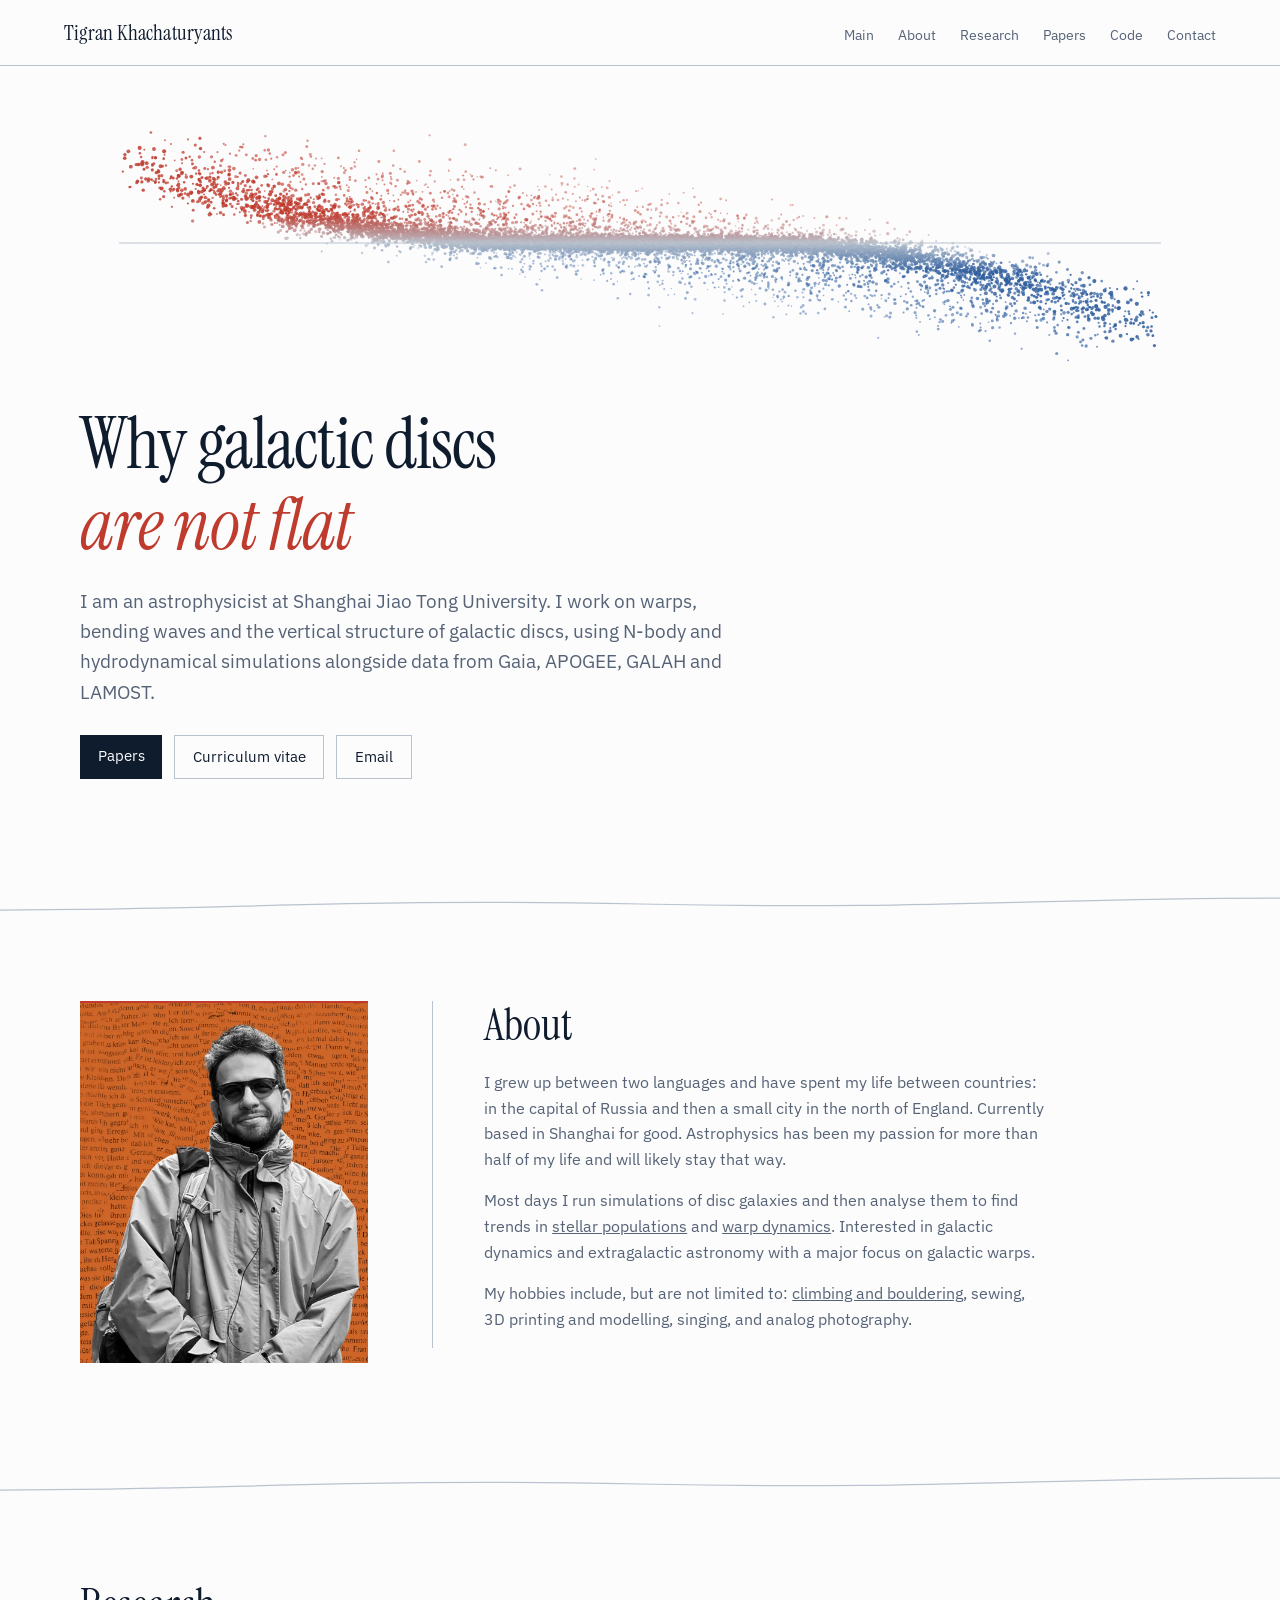
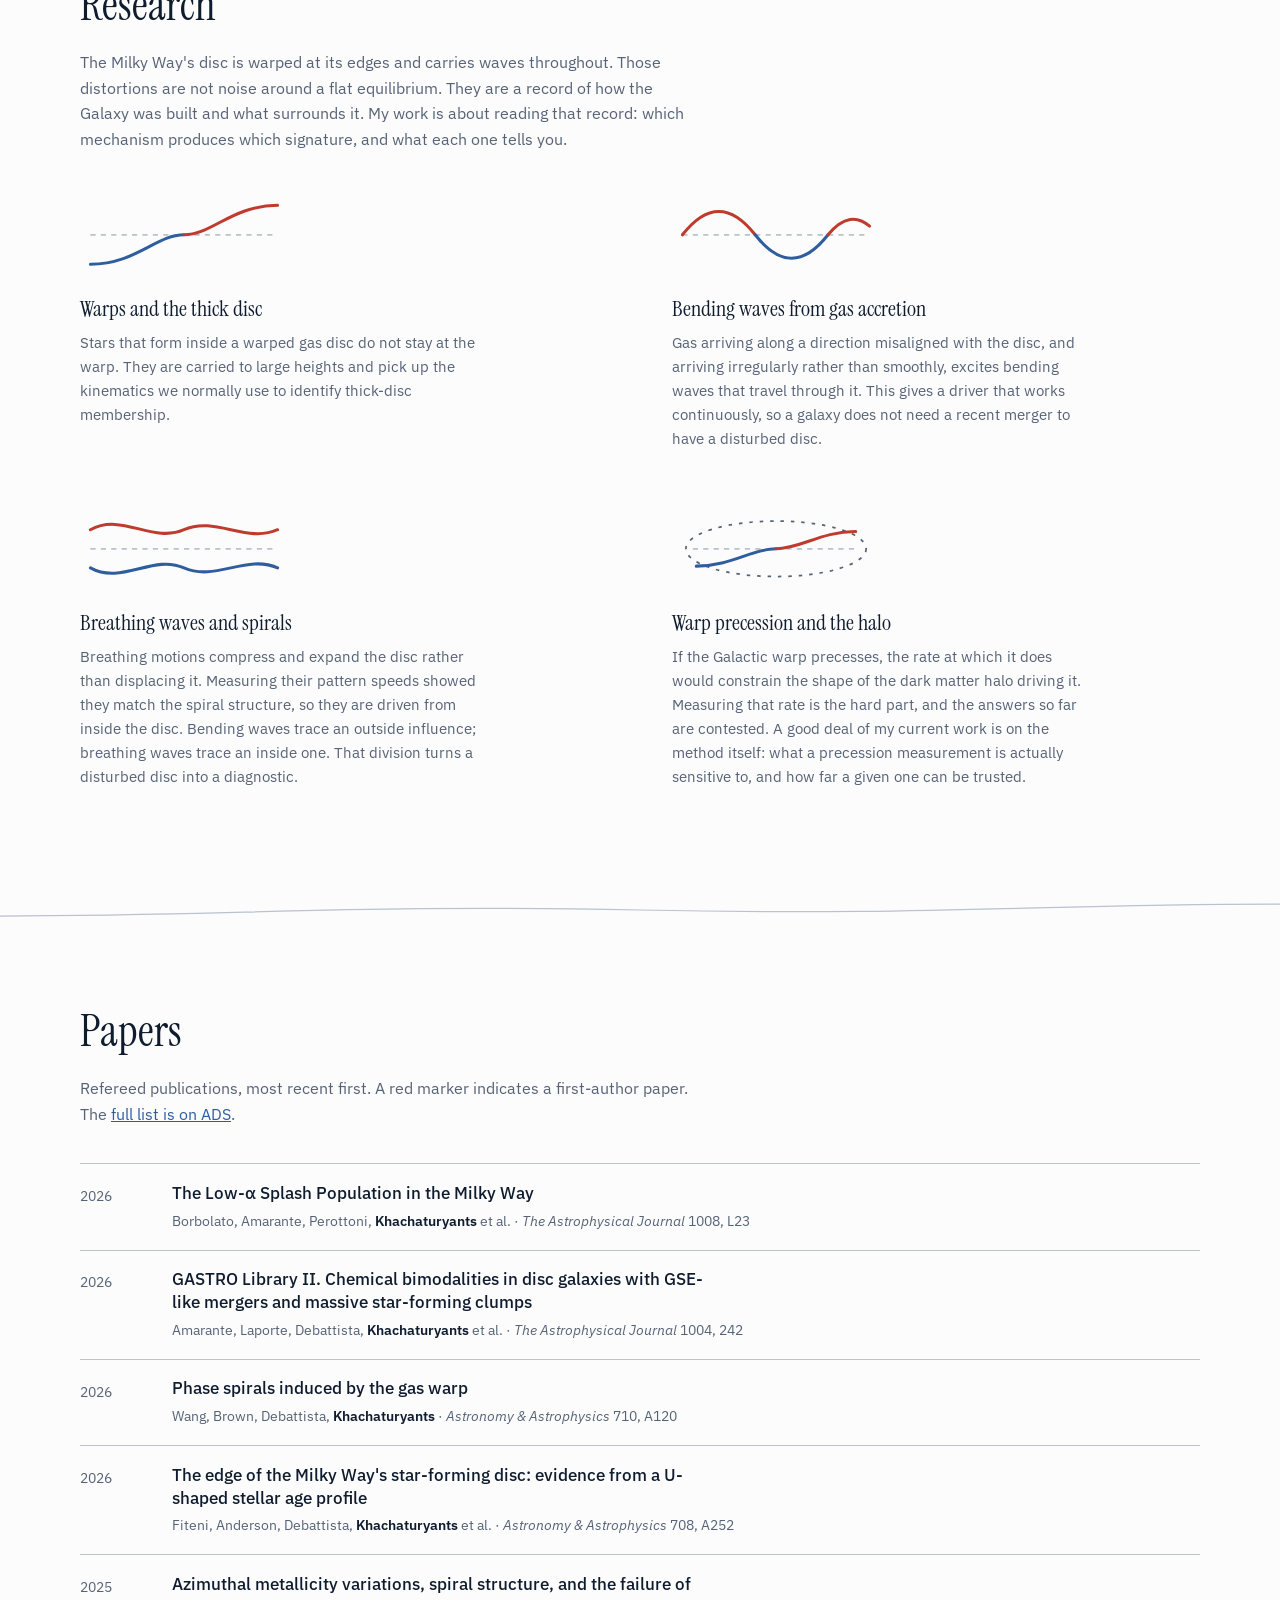
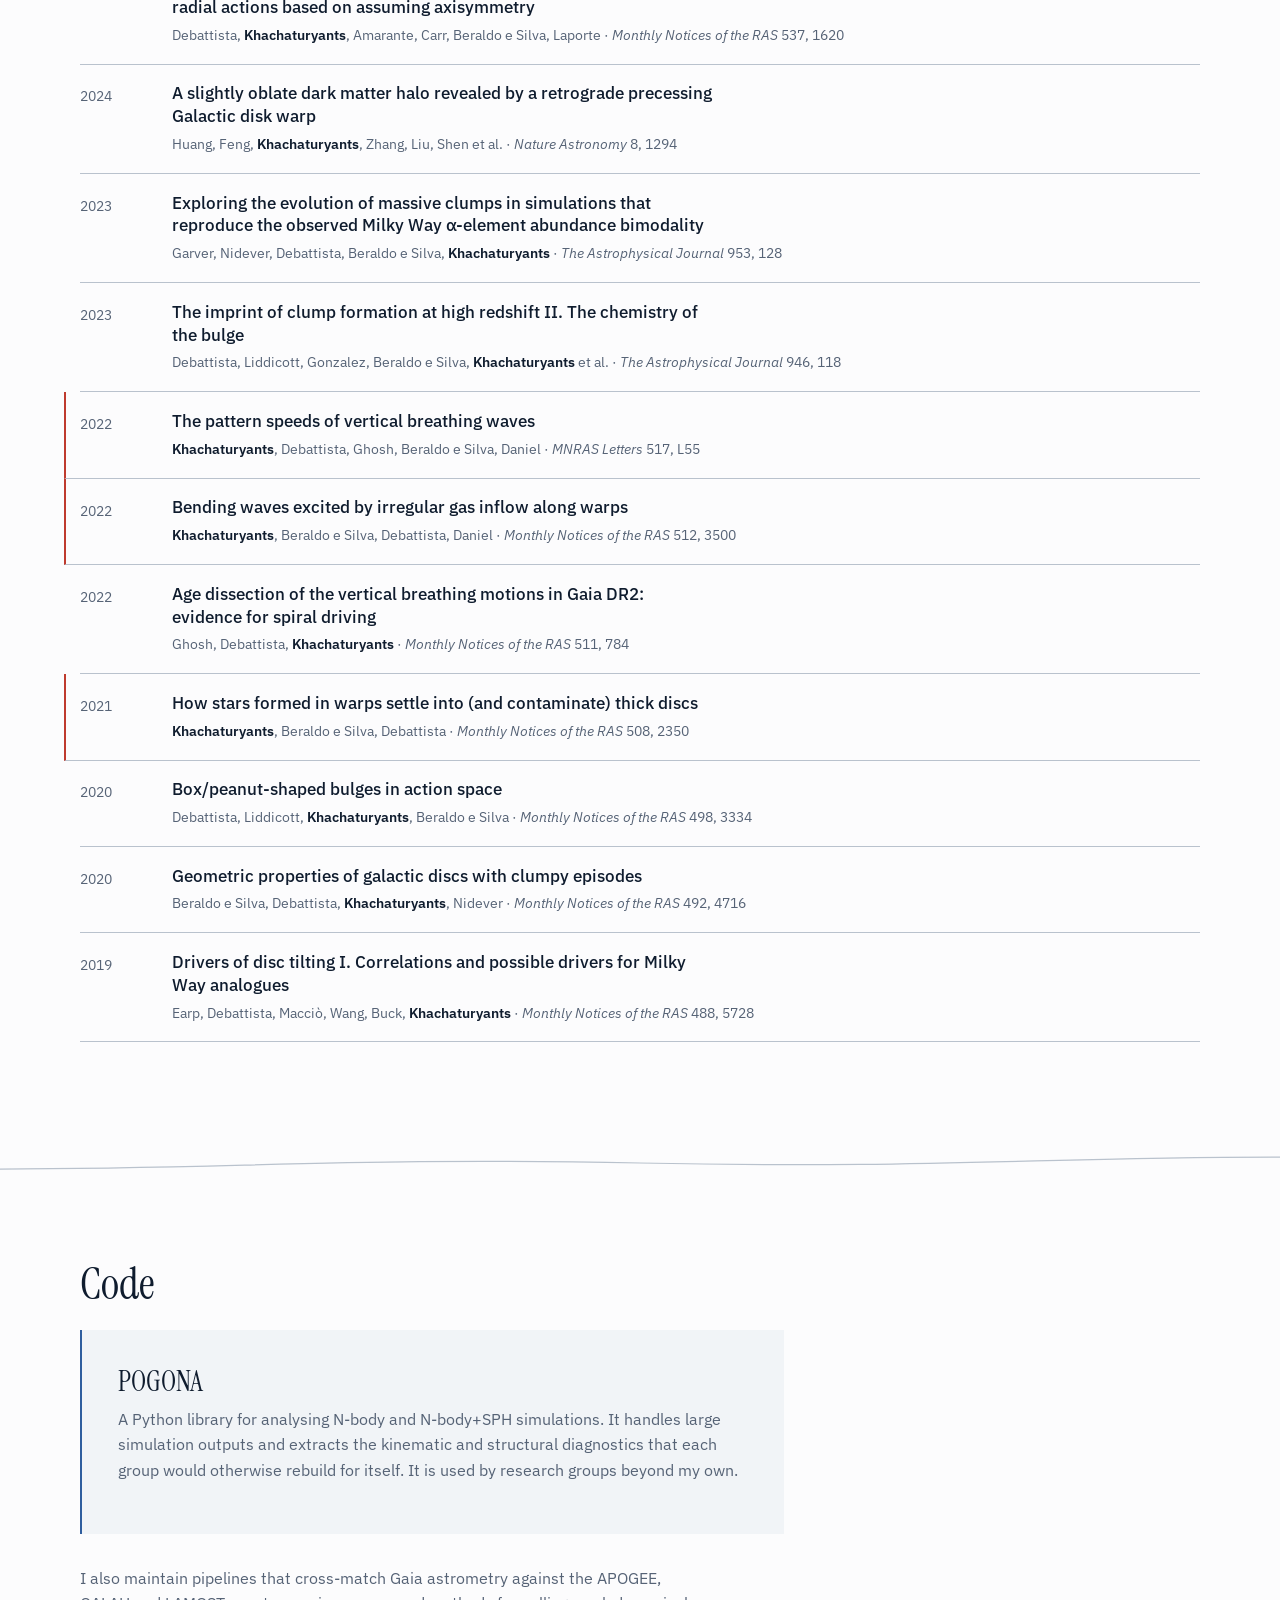
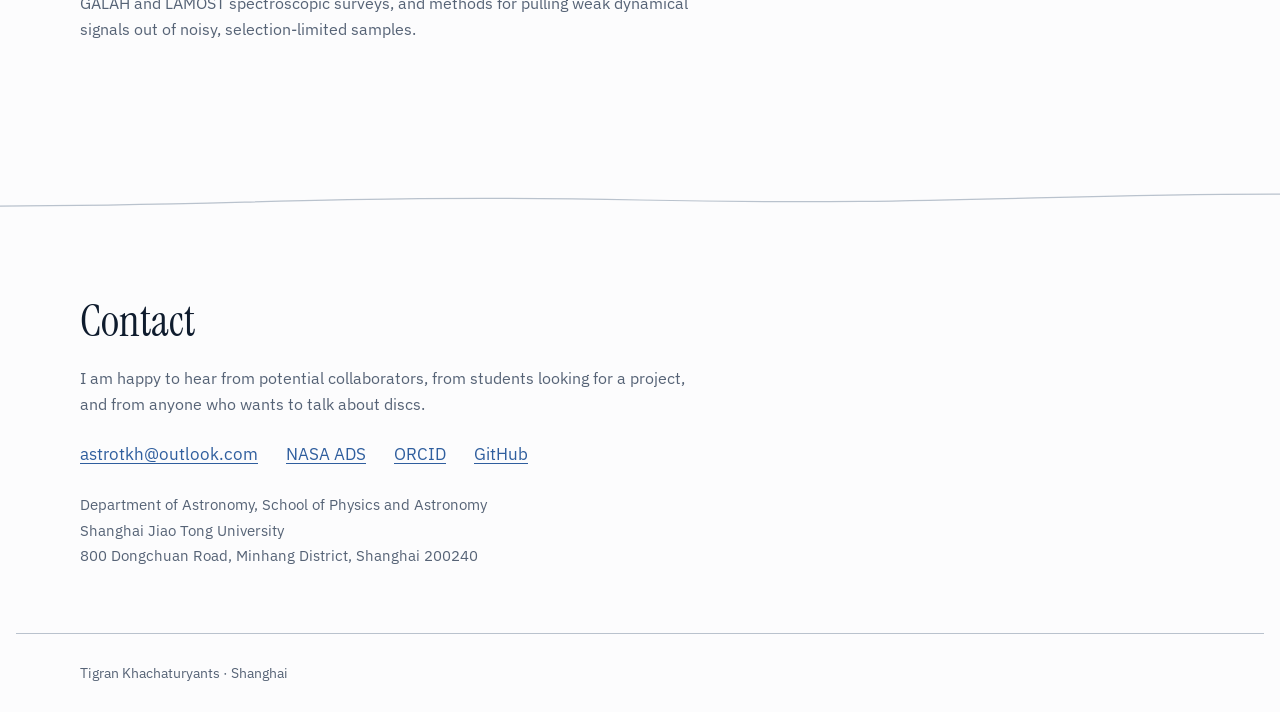
<file: index.html>
<!DOCTYPE html>
<html lang="en">
<head>
<meta charset="utf-8">
<meta name="viewport" content="width=device-width, initial-scale=1">
<title>Tigran Khachaturyants</title>
<meta name="description" content="Tigran Khachaturyants, astrophysicist. Warps, bending waves and the vertical structure of galactic discs.">

<link rel="preconnect" href="https://fonts.googleapis.com">
<link rel="preconnect" href="https://fonts.gstatic.com" crossorigin>
<link href="https://fonts.googleapis.com/css2?family=IBM+Plex+Sans:ital,wght@0,400;0,500;0,600;1,400&family=Instrument+Serif:ital@0;1&display=swap" rel="stylesheet">

<link rel="icon" href="favicon.svg" type="image/svg+xml">
<link rel="stylesheet" href="style.css">
</head>

<body>

<!-- ============================================================
     Skip link, for keyboard users
     ============================================================ -->
<a class="skip" href="#main">Skip to content</a>


<!-- ============================================================
     Site navigation
     ============================================================ -->
<header class="topbar">
  <a class="topbar__name" href="#top">Tigran Khachaturyants</a>
  <nav class="topbar__nav" aria-label="Sections">
    <a href="#main">Main</a>
    <a href="#about">About</a>
    <a href="#research">Research</a>
    <a href="#papers">Papers</a>
    <a href="#code">Code</a>
    <a href="#contact">Contact</a>
  </nav>
</header>


<main id="main">

<!-- ============================================================
     Hero. The canvas draws an edge-on galactic disc with a warp:
     points are coloured by their height above or below the midplane.
     ============================================================ -->
<section class="hero" id="top">

  <div class="hero__figure">
    <canvas id="warp" tabindex="0" role="img"
            aria-label="A galactic disc seen edge-on, warped so that one side rides above the midplane and the other dips below it. Drag or use the arrow keys to turn it."></canvas>
  </div>

  <div class="hero__text">
    <h1 class="hero__title">Why galactic discs<br><em>are not flat</em></h1>
    <p class="hero__lede">
      I am an astrophysicist at Shanghai Jiao Tong University. I work on warps,
      bending waves and the vertical structure of galactic discs, using N-body
      and hydrodynamical simulations alongside data from Gaia, APOGEE, GALAH
      and LAMOST.
    </p>
    <p class="hero__links">
      <a class="btn" href="#papers">Papers</a>
      <a class="btn btn--quiet" href="cv.pdf">Curriculum vitae</a>
      <a class="btn btn--quiet" href="mailto:astrotkh@outlook.com">Email</a>
    </p>
  </div>

</section>


<!-- Warped divider: the page's recurring structural device -->
<div class="rule" role="presentation"></div>


<!-- ============================================================
     About
     ============================================================ -->
<section class="about" id="about">

  <figure class="portrait">
    <!-- Replace portrait.jpg with a photograph, keeping the filename. -->
    <img src="me.webp" alt="Tigran Khachaturyants" width="900" height="1125">
  </figure>

  <div class="about__text">
      <h2 class="section__title">About</h2>

      <p>
        I grew up between two languages and have spent my life between
        countries: in the capital of Russia and then a small city in the north of England. Currently based in
        Shanghai for good. Astrophysics has been my passion for more than half of my life and will likely stay that way.
      </p>

      <p>
        Most days I run simulations of disc galaxies and then analyse them to find trends in <a href="star2.html">stellar populations</a> and <a href="gas.html">warp dynamics</a>. Interested in
        galactic dynamics and extragalactic astronomy with a major focus on galactic warps. 
      </p>

      <p>
        My hobbies include, but are not limited to:
        <a href="climbing.html">climbing and bouldering</a>, sewing, 3D printing
        and modelling, singing, and analog photography.
      </p>
  </div>

</section>


<div class="rule" role="presentation"></div>


<!-- ============================================================
     Research
     ============================================================ -->
<section class="section" id="research">
  <h2 class="section__title">Research</h2>
  <p class="section__intro">
    The Milky Way's disc is warped at its edges and carries waves throughout.
    Those distortions are not noise around a flat equilibrium. They are a record
    of how the Galaxy was built and what surrounds it. My work is about reading
    that record: which mechanism produces which signature, and what each one
    tells you.
  </p>

  <div class="topics">

    <article class="topic">
      <svg class="topic__dia" viewBox="0 0 120 54" aria-hidden="true">
        <line class="dia-mid" x1="6" y1="27" x2="114" y2="27"/>
        <path class="dia-down" d="M6 44 C 32 44, 44 27, 60 27"/>
        <path class="dia-up"   d="M60 27 C 76 27, 88 10, 114 10"/>
      </svg>
      <h3>Warps and the thick disc</h3>
      <p>
        Stars that form inside a warped gas disc do not stay at the warp. They
        are carried to large heights and pick up the kinematics we normally use
        to identify thick-disc membership.
      </p>
    </article>

    <article class="topic">
      <svg class="topic__dia" viewBox="0 0 120 54" aria-hidden="true">
        <line class="dia-mid" x1="6" y1="27" x2="114" y2="27"/>
        <path class="dia-up"   d="M6 27 C 20 9, 34 9, 48 27"/>
        <path class="dia-down" d="M48 27 C 62 45, 76 45, 90 27"/>
        <path class="dia-up"   d="M90 27 C 99 16, 107 16, 114 22"/>
      </svg>
      <h3>Bending waves from gas accretion</h3>
      <p>
        Gas arriving along a direction misaligned with the disc, and arriving
        irregularly rather than smoothly, excites bending waves that travel
        through it. This gives a driver that works continuously, so a galaxy
        does not need a recent merger to have a disturbed disc.
      </p>
    </article>

    <article class="topic">
      <svg class="topic__dia" viewBox="0 0 120 54" aria-hidden="true">
        <line class="dia-mid" x1="6" y1="27" x2="114" y2="27"/>
        <path class="dia-up"   d="M6 16 C 24 6, 42 24, 60 16 C 78 8, 96 24, 114 16"/>
        <path class="dia-down" d="M6 38 C 24 48, 42 30, 60 38 C 78 46, 96 30, 114 38"/>
      </svg>
      <h3>Breathing waves and spirals</h3>
      <p>
        Breathing motions compress and expand the disc rather than displacing it.
        Measuring their pattern speeds showed they match the spiral structure, so
        they are driven from inside the disc. Bending waves trace an outside
        influence; breathing waves trace an inside one. That division turns a
        disturbed disc into a diagnostic.
      </p>
    </article>

    <article class="topic">
      <svg class="topic__dia" viewBox="0 0 120 54" aria-hidden="true">
        <ellipse class="dia-halo" cx="60" cy="27" rx="52" ry="16"/>
        <line class="dia-mid" x1="12" y1="27" x2="108" y2="27"/>
        <path class="dia-down" d="M14 37 C 34 37, 46 27, 60 27"/>
        <path class="dia-up"   d="M60 27 C 74 27, 86 17, 106 17"/>
      </svg>
      <h3>Warp precession and the halo</h3>
      <p>
        If the Galactic warp precesses, the rate at which it does would
        constrain the shape of the dark matter halo driving it. Measuring that
        rate is the hard part, and the answers so far are contested. A good deal
        of my current work is on the method itself: what a precession
        measurement is actually sensitive to, and how far a given one can be
        trusted.
      </p>
    </article>
  </div>
</section>


<div class="rule" role="presentation"></div>


<!-- ============================================================
     Publications. Written out by hand so the list is easy to edit:
     add a new <li> at the top of the list for each new paper.
     Add class="pub--first" when Tigran is first author.
     ============================================================ -->
<section class="section" id="papers">
  <h2 class="section__title">Papers</h2>
  <p class="section__intro">
    Refereed publications, most recent first. A red marker indicates a
    first-author paper. The
    <a href="https://ui.adsabs.harvard.edu/search/q=author%3A%22Khachaturyants%2C%20Tigran%22&amp;sort=date%20desc">full
    list is on ADS</a>.
  </p>

  <ol class="pubs">

    <li class="pub">
      <span class="pub__year">2026</span>
      <div class="pub__body">
        <h3 class="pub__title">The Low-&alpha; Splash Population in the Milky Way</h3>
        <p class="pub__meta">
          Borbolato, Amarante, Perottoni, <b>Khachaturyants</b> et al.
          &middot; <i>The Astrophysical Journal</i> 1008, L23
        </p>
      </div>
    </li>

    <li class="pub">
      <span class="pub__year">2026</span>
      <div class="pub__body">
        <h3 class="pub__title">GASTRO Library II. Chemical bimodalities in disc galaxies with GSE-like mergers and massive star-forming clumps</h3>
        <p class="pub__meta">
          Amarante, Laporte, Debattista, <b>Khachaturyants</b> et al.
          &middot; <i>The Astrophysical Journal</i> 1004, 242
        </p>
      </div>
    </li>

    <li class="pub">
      <span class="pub__year">2026</span>
      <div class="pub__body">
        <h3 class="pub__title">Phase spirals induced by the gas warp</h3>
        <p class="pub__meta">
          Wang, Brown, Debattista, <b>Khachaturyants</b>
          &middot; <i>Astronomy &amp; Astrophysics</i> 710, A120
        </p>
      </div>
    </li>

    <li class="pub">
      <span class="pub__year">2026</span>
      <div class="pub__body">
        <h3 class="pub__title">The edge of the Milky Way's star-forming disc: evidence from a U-shaped stellar age profile</h3>
        <p class="pub__meta">
          Fiteni, Anderson, Debattista, <b>Khachaturyants</b> et al.
          &middot; <i>Astronomy &amp; Astrophysics</i> 708, A252
        </p>
      </div>
    </li>

    <li class="pub">
      <span class="pub__year">2025</span>
      <div class="pub__body">
        <h3 class="pub__title">Azimuthal metallicity variations, spiral structure, and the failure of radial actions based on assuming axisymmetry</h3>
        <p class="pub__meta">
          Debattista, <b>Khachaturyants</b>, Amarante, Carr, Beraldo e Silva, Laporte
          &middot; <i>Monthly Notices of the RAS</i> 537, 1620
        </p>
      </div>
    </li>

    <li class="pub">
      <span class="pub__year">2024</span>
      <div class="pub__body">
        <h3 class="pub__title">A slightly oblate dark matter halo revealed by a retrograde precessing Galactic disk warp</h3>
        <p class="pub__meta">
          Huang, Feng, <b>Khachaturyants</b>, Zhang, Liu, Shen et al.
          &middot; <i>Nature Astronomy</i> 8, 1294
        </p>
      </div>
    </li>

    <li class="pub">
      <span class="pub__year">2023</span>
      <div class="pub__body">
        <h3 class="pub__title">Exploring the evolution of massive clumps in simulations that reproduce the observed Milky Way &alpha;-element abundance bimodality</h3>
        <p class="pub__meta">
          Garver, Nidever, Debattista, Beraldo e Silva, <b>Khachaturyants</b>
          &middot; <i>The Astrophysical Journal</i> 953, 128
        </p>
      </div>
    </li>

    <li class="pub">
      <span class="pub__year">2023</span>
      <div class="pub__body">
        <h3 class="pub__title">The imprint of clump formation at high redshift II. The chemistry of the bulge</h3>
        <p class="pub__meta">
          Debattista, Liddicott, Gonzalez, Beraldo e Silva, <b>Khachaturyants</b> et al.
          &middot; <i>The Astrophysical Journal</i> 946, 118
        </p>
      </div>
    </li>

    <li class="pub pub--first">
      <span class="pub__year">2022</span>
      <div class="pub__body">
        <h3 class="pub__title">The pattern speeds of vertical breathing waves</h3>
        <p class="pub__meta">
          <b>Khachaturyants</b>, Debattista, Ghosh, Beraldo e Silva, Daniel
          &middot; <i>MNRAS Letters</i> 517, L55
        </p>
      </div>
    </li>

    <li class="pub pub--first">
      <span class="pub__year">2022</span>
      <div class="pub__body">
        <h3 class="pub__title">Bending waves excited by irregular gas inflow along warps</h3>
        <p class="pub__meta">
          <b>Khachaturyants</b>, Beraldo e Silva, Debattista, Daniel
          &middot; <i>Monthly Notices of the RAS</i> 512, 3500
        </p>
      </div>
    </li>

    <li class="pub">
      <span class="pub__year">2022</span>
      <div class="pub__body">
        <h3 class="pub__title">Age dissection of the vertical breathing motions in Gaia DR2: evidence for spiral driving</h3>
        <p class="pub__meta">
          Ghosh, Debattista, <b>Khachaturyants</b>
          &middot; <i>Monthly Notices of the RAS</i> 511, 784
        </p>
      </div>
    </li>

    <li class="pub pub--first">
      <span class="pub__year">2021</span>
      <div class="pub__body">
        <h3 class="pub__title">How stars formed in warps settle into (and contaminate) thick discs</h3>
        <p class="pub__meta">
          <b>Khachaturyants</b>, Beraldo e Silva, Debattista
          &middot; <i>Monthly Notices of the RAS</i> 508, 2350
        </p>
      </div>
    </li>

    <li class="pub">
      <span class="pub__year">2020</span>
      <div class="pub__body">
        <h3 class="pub__title">Box/peanut-shaped bulges in action space</h3>
        <p class="pub__meta">
          Debattista, Liddicott, <b>Khachaturyants</b>, Beraldo e Silva
          &middot; <i>Monthly Notices of the RAS</i> 498, 3334
        </p>
      </div>
    </li>

    <li class="pub">
      <span class="pub__year">2020</span>
      <div class="pub__body">
        <h3 class="pub__title">Geometric properties of galactic discs with clumpy episodes</h3>
        <p class="pub__meta">
          Beraldo e Silva, Debattista, <b>Khachaturyants</b>, Nidever
          &middot; <i>Monthly Notices of the RAS</i> 492, 4716
        </p>
      </div>
    </li>

    <li class="pub">
      <span class="pub__year">2019</span>
      <div class="pub__body">
        <h3 class="pub__title">Drivers of disc tilting I. Correlations and possible drivers for Milky Way analogues</h3>
        <p class="pub__meta">
          Earp, Debattista, Macci&ograve;, Wang, Buck, <b>Khachaturyants</b>
          &middot; <i>Monthly Notices of the RAS</i> 488, 5728
        </p>
      </div>
    </li>

  </ol>
</section>


<div class="rule" role="presentation"></div>



<!-- ============================================================
     Software
     ============================================================ -->
<section class="section" id="code">
  <h2 class="section__title">Code</h2>

  <div class="software">
    <h3 class="software__name">POGONA</h3>
    <p>
      A Python library for analysing N-body and N-body+SPH simulations. It
      handles large simulation outputs and extracts the kinematic and structural
      diagnostics that each group would otherwise rebuild for itself. It is used
      by research groups beyond my own.
    </p>
    <!-- <p class="software__links">
      <a href="#">Repository</a>
      <a href="#">Documentation</a>
    </p> -->
  </div>

  <p class="section__intro">
    I also maintain pipelines that cross-match Gaia astrometry against the
    APOGEE, GALAH and LAMOST spectroscopic surveys, and methods for pulling weak
    dynamical signals out of noisy, selection-limited samples.
  </p>
</section>


<div class="rule" role="presentation"></div>


<!-- ============================================================
     Contact
     ============================================================ -->
<section class="section" id="contact">
  <h2 class="section__title">Contact</h2>

  <div class="contact">
    <p class="contact__lead">
      I am happy to hear from potential collaborators, from students looking for
      a project, and from anyone who wants to talk about discs.
    </p>
    <ul class="contact__list">
      <li><a href="mailto:astrotkh@outlook.com">astrotkh@outlook.com</a></li>
      <li><a href="https://ui.adsabs.harvard.edu/search/q=author%3A%22Khachaturyants%2C%20Tigran%22&amp;sort=date%20desc">NASA ADS</a></li>
      <li><a href="https://orcid.org/0000-0002-3343-6615">ORCID</a></li>
      <li><a href="https://github.com/tigsberg">GitHub</a></li>
    </ul>
    <p class="contact__addr">
      Department of Astronomy, School of Physics and Astronomy<br>
      Shanghai Jiao Tong University<br>
      800 Dongchuan Road, Minhang District, Shanghai 200240
    </p>
  </div>
</section>

</main>

<footer class="foot">
  <p>Tigran Khachaturyants &middot; Shanghai</p>
</footer>

<script src="site.js"></script>
</body>
</html>
</file>
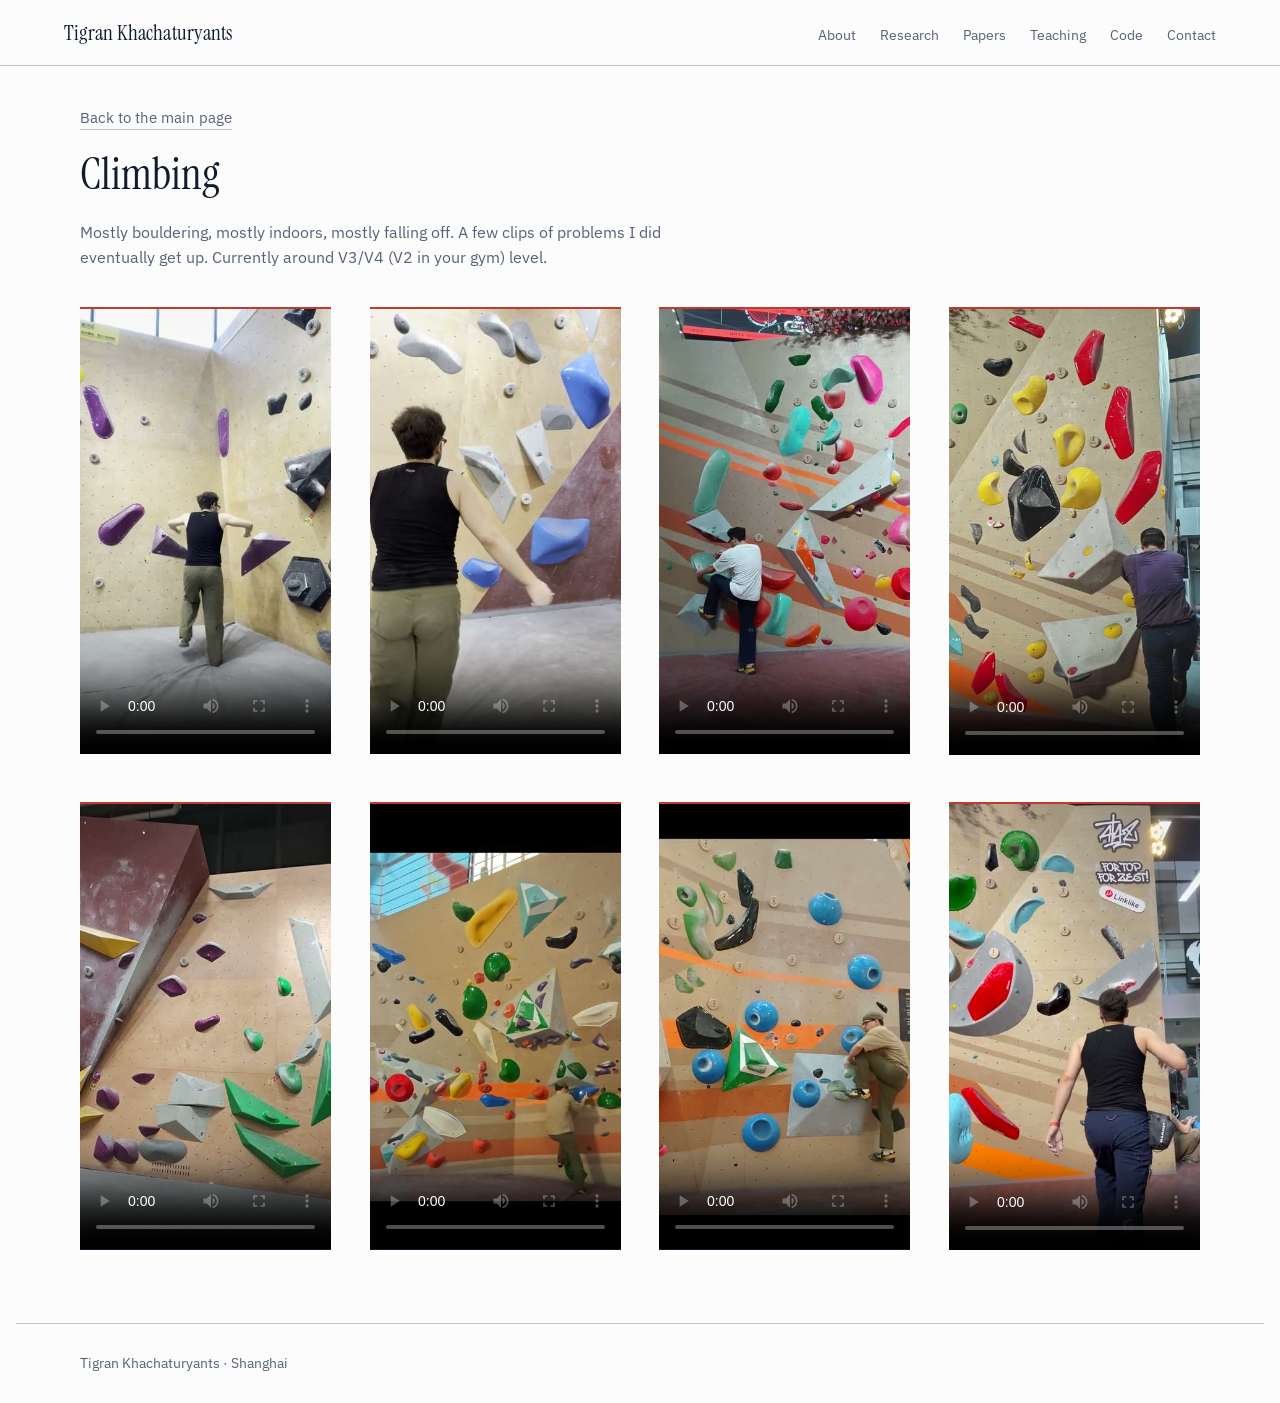
<file: climbing.html>
<!DOCTYPE html>
<html lang="en">
<head>
<meta charset="utf-8">
<meta name="viewport" content="width=device-width, initial-scale=1">
<title>Climbing &middot; Tigran Khachaturyants</title>
<meta name="description" content="Bouldering and climbing clips.">

<link rel="preconnect" href="https://fonts.googleapis.com">
<link rel="preconnect" href="https://fonts.gstatic.com" crossorigin>
<link href="https://fonts.googleapis.com/css2?family=IBM+Plex+Sans:ital,wght@0,400;0,500;0,600;1,400&family=Instrument+Serif:ital@0;1&display=swap" rel="stylesheet">

<link rel="icon" href="favicon.svg" type="image/svg+xml">
<link rel="stylesheet" href="style.css">
</head>

<body>

<a class="skip" href="#main">Skip to content</a>

<header class="topbar">
  <a class="topbar__name" href="index.html">Tigran Khachaturyants</a>
  <nav class="topbar__nav" aria-label="Sections">
    <a href="index.html#about">About</a>
    <a href="index.html#research">Research</a>
    <a href="index.html#papers">Papers</a>
    <a href="index.html#teaching">Teaching</a>
    <a href="index.html#code">Code</a>
    <a href="index.html#contact">Contact</a>
  </nav>
</header>


<main id="main">

<section class="section">

  <p class="backlink"><a href="index.html#about">Back to the main page</a></p>

  <h1 class="section__title">Climbing</h1>

  <p class="section__intro">
    Mostly bouldering, mostly indoors, mostly falling off. A few clips of
    problems I did eventually get up. Currently around V3/V4 (V2 in your gym) level.
  </p>

  <!-- ============================================================
       Clips. Copy one <figure class="clip"> block per video.

       - Put the .mp4 next to this file, or in a videos/ folder.
       - poster="..." is the still shown before playback. Without it the
         browser shows a blank box. Make one with:
             ffmpeg -i videos/clip-1.mp4 -ss 00:00:01 -vframes 1 videos/clip-1.jpg
       - preload="metadata" means only a few kilobytes load until someone
         presses play. Keep it: it is what stops the page pulling down
         every video at once.
       - Add class="clip--wide" to a <figure> for landscape footage.
       ============================================================ -->

    <!-- ============================================================
       Clips. One <figure> per video.

       Names match the output of make-clips.sh. Add clip--wide to the
       class for landscape footage; the script tells you which.
       ============================================================ -->

  <div class="clips">

    <!-- IMG_8495.MOV -->
    <figure class="clip">
      <video controls preload="metadata" playsinline poster="videos/clip-01.jpg">
        <source src="videos/clip-01.mp4" type="video/mp4">
        Your browser cannot play this video.
        <a href="videos/clip-01.mp4">Download it instead.</a>
      </video>
      <figcaption></figcaption>
    </figure>

    <!-- IMG_8524.MOV -->
    <figure class="clip">
      <video controls preload="metadata" playsinline poster="videos/clip-02.jpg">
        <source src="videos/clip-02.mp4" type="video/mp4">
        Your browser cannot play this video.
        <a href="videos/clip-02.mp4">Download it instead.</a>
      </video>
      <figcaption></figcaption>
    </figure>

    <!-- VID_20260303_221031.mp4 -->
    <figure class="clip">
      <video controls preload="metadata" playsinline poster="videos/clip-03.jpg">
        <source src="videos/clip-03.mp4" type="video/mp4">
        Your browser cannot play this video.
        <a href="videos/clip-03.mp4">Download it instead.</a>
      </video>
      <figcaption></figcaption>
    </figure>

    <!-- VID_20260708_110150.mp4 -->
    <figure class="clip">
      <video controls preload="metadata" playsinline poster="videos/clip-04.jpg">
        <source src="videos/clip-04.mp4" type="video/mp4">
        Your browser cannot play this video.
        <a href="videos/clip-04.mp4">Download it instead.</a>
      </video>
      <figcaption></figcaption>
    </figure>

    <!-- VID_20260714_202635.mp4 -->
    <figure class="clip">
      <video controls preload="metadata" playsinline poster="videos/clip-05.jpg">
        <source src="videos/clip-05.mp4" type="video/mp4">
        Your browser cannot play this video.
        <a href="videos/clip-05.mp4">Download it instead.</a>
      </video>
      <figcaption></figcaption>
    </figure>

    <!-- VID_20261021_153729.mp4 -->
    <figure class="clip">
      <video controls preload="metadata" playsinline poster="videos/clip-06.jpg">
        <source src="videos/clip-06.mp4" type="video/mp4">
        Your browser cannot play this video.
        <a href="videos/clip-06.mp4">Download it instead.</a>
      </video>
      <figcaption></figcaption>
    </figure>

    <!-- VID_20261021_153841(1).mp4 -->
    <figure class="clip">
      <video controls preload="metadata" playsinline poster="videos/clip-07.jpg">
        <source src="videos/clip-07.mp4" type="video/mp4">
        Your browser cannot play this video.
        <a href="videos/clip-07.mp4">Download it instead.</a>
      </video>
      <figcaption></figcaption>
    </figure>

    <!-- climb_2.mp4 -->
    <figure class="clip">
      <video controls preload="metadata" playsinline poster="videos/clip-08.jpg">
        <source src="videos/clip-08.mp4" type="video/mp4">
        Your browser cannot play this video.
        <a href="videos/clip-08.mp4">Download it instead.</a>
      </video>
      <figcaption></figcaption>
    </figure>
  </div>

</section>

</main>

<footer class="foot">
  <p>Tigran Khachaturyants &middot; Shanghai</p>
</footer>

</body>
</html>
</file>
<file: style.css>
/* ============================================================
   Tigran Khachaturyants — personal site
   One stylesheet, no build step. Edit directly.

   The organising idea is the midplane: a horizontal line that
   bends. Red sits above it, blue below, which is how height
   above and below a galactic disc is drawn in the literature.
   ============================================================ */

:root {
  /* Colour ------------------------------------------------- */
  --paper:    #fcfcfd;   /* page ground, a cool paper white     */
  --wash:     #f1f4f7;   /* faint panel tint                    */
  --ink:      #0f1c2e;   /* deep navy, body text                */
  --ink-soft: #566376;   /* secondary text                      */
  --midplane: #b9c2cd;   /* rules and hairlines                 */
  --up:       #bf3b2e;   /* above the midplane                  */
  --down:     #2f5e9e;   /* below the midplane                  */

  /* Type --------------------------------------------------- */
  --display: "Instrument Serif", Georgia, serif;
  --body:    "IBM Plex Sans", system-ui, -apple-system, sans-serif;

  /* Measure and rhythm ------------------------------------- */
  --measure: 62ch;       /* comfortable line length             */
  --gutter:  clamp(1.25rem, 5vw, 5rem);
  --page:    78rem;      /* maximum content width               */
}

/* ------------------------------------------------------------
   Reset, kept small on purpose
   ------------------------------------------------------------ */
*, *::before, *::after { box-sizing: border-box; }

html { scroll-behavior: smooth; }

body {
  margin: 0;
  background: var(--paper);
  color: var(--ink);
  font-family: var(--body);
  font-size: 1rem;
  line-height: 1.6;
  -webkit-font-smoothing: antialiased;
  font-variant-numeric: tabular-nums;
}

h1, h2, h3 { margin: 0; font-weight: 400; line-height: 1.12; }
p  { margin: 0 0 1rem; }
ol, ul { margin: 0; padding: 0; list-style: none; }
img, svg, canvas { display: block; max-width: 100%; }

a { color: inherit; }

/* One focus style for the whole page */
a:focus-visible,
button:focus-visible {
  outline: 2px solid var(--down);
  outline-offset: 3px;
  border-radius: 1px;
}

.skip {
  position: absolute;
  left: -9999px;
}
.skip:focus {
  left: var(--gutter);
  top: 0.75rem;
  z-index: 10;
  background: var(--ink);
  color: var(--paper);
  padding: 0.5rem 0.9rem;
  text-decoration: none;
}

/* ------------------------------------------------------------
   Top bar
   ------------------------------------------------------------ */
.topbar {
  position: sticky;
  top: 0;
  z-index: 5;
  display: flex;
  flex-wrap: wrap;
  gap: 0.5rem 2rem;
  align-items: baseline;
  justify-content: space-between;
  padding: 1rem var(--gutter);
  background: color-mix(in srgb, var(--paper) 88%, transparent);
  backdrop-filter: blur(8px);
  border-bottom: 1px solid var(--midplane);
}

.topbar__name {
  font-family: var(--display);
  font-size: 1.3rem;
  letter-spacing: 0.01em;
  text-decoration: none;
}

.topbar__nav {
  display: flex;
  flex-wrap: wrap;
  gap: 1.5rem;
  font-size: 0.9rem;
}

.topbar__nav a {
  text-decoration: none;
  color: var(--ink-soft);
  padding-bottom: 2px;
  border-bottom: 1px solid transparent;
}
.topbar__nav a:hover { color: var(--ink); border-bottom-color: var(--up); }

/* ------------------------------------------------------------
   Hero
   ------------------------------------------------------------ */
.hero {
  max-width: var(--page);
  margin: 0 auto;
  padding: clamp(2rem, 5vw, 3.25rem) var(--gutter) clamp(2rem, 5vw, 3.25rem);
}

.hero__figure { margin-bottom: clamp(1.5rem, 3vw, 2.25rem); }

#warp {
  width: 100%;
  height: clamp(160px, 22vw, 250px);
  cursor: grab;
  /* Horizontal drags are ours; vertical ones still scroll the page. */
  touch-action: pan-y;
}

#warp.is-dragging { cursor: grabbing; }

#warp:focus-visible {
  outline: 2px solid var(--down);
  outline-offset: 4px;
}

.hero__caption {
  margin: 0.6rem 0 0;
  font-size: 0.8125rem;
  color: var(--ink-soft);
  max-width: var(--measure);
}

.hero__title {
  font-family: var(--display);
  font-size: clamp(2.6rem, 7vw, 4.5rem);
  letter-spacing: -0.015em;
  margin-bottom: 1.25rem;
}
.hero__title em { font-style: italic; color: var(--up); }

.hero__lede {
  max-width: var(--measure);
  font-size: clamp(1.0625rem, 1.6vw, 1.1875rem);
  color: var(--ink-soft);
}

.hero__links {
  display: flex;
  flex-wrap: wrap;
  gap: 0.75rem;
  margin-top: 1.75rem;
}

.btn {
  display: inline-block;
  padding: 0.55rem 1.1rem;
  background: var(--ink);
  color: var(--paper);
  text-decoration: none;
  font-size: 0.9375rem;
}
.btn:hover { background: var(--down); }

.btn--quiet {
  background: transparent;
  color: var(--ink);
  border: 1px solid var(--midplane);
}
.btn--quiet:hover { background: var(--wash); color: var(--ink); border-color: var(--ink-soft); }

/* ------------------------------------------------------------
   Warped divider. The page's recurring structural device:
   a horizontal rule that does not stay on the midplane.
   ------------------------------------------------------------ */
.rule {
  height: 26px;
  margin: clamp(1.5rem, 4vw, 2.75rem) 0;
  background-repeat: no-repeat;
  background-position: center;
  background-size: 100% 26px;
  background-image: url("data:image/svg+xml,%3Csvg xmlns='http://www.w3.org/2000/svg' viewBox='0 0 1200 26' preserveAspectRatio='none'%3E%3Cpath d='M0 19 C 220 19, 330 7, 600 13 C 870 19, 980 7, 1200 7' fill='none' stroke='%23b9c2cd' stroke-width='1.25'/%3E%3C/svg%3E");
}

/* ------------------------------------------------------------
   Generic section
   ------------------------------------------------------------ */
/* Every anchor target clears the sticky top bar when jumped to */
.hero,
.about,
.section { scroll-margin-top: 5rem; }

.section {
  max-width: var(--page);
  margin: 0 auto;
  padding: clamp(1.5rem, 4vw, 2.5rem) var(--gutter) clamp(2.5rem, 6vw, 4rem);
}

.section__title {
  font-family: var(--display);
  font-size: clamp(1.9rem, 4vw, 2.75rem);
  margin-bottom: 1.25rem;
}

.section__intro {
  max-width: var(--measure);
  color: var(--ink-soft);
  margin-bottom: 2.25rem;
}
.section__intro a { color: var(--down); }

.sub {
  font-family: var(--display);
  font-size: 1.5rem;
  margin: 2.75rem 0 1.25rem;
}

/* ------------------------------------------------------------
   Research topics. Deliberately not identical cards: each is a
   diagram above a block of text, sitting on the page itself.
   ------------------------------------------------------------ */
.topics {
  display: grid;
  gap: clamp(2rem, 4vw, 3.25rem) clamp(2rem, 5vw, 4.5rem);
  grid-template-columns: 1fr;
}

@media (min-width: 48rem) {
  .topics { grid-template-columns: 1fr 1fr; }
  .topic p { max-width: 46ch; }
}

.topic h3 {
  font-family: var(--display);
  font-size: 1.4rem;
  margin: 0.9rem 0 0.6rem;
}

.topic p {
  color: var(--ink-soft);
  font-size: 0.9375rem;
  margin: 0;
}

.topic__dia {
  width: 100%;
  max-width: 13rem;
  height: auto;
  overflow: visible;
}

/* Diagram strokes carry the page's own colour logic */
.dia-mid  { stroke: var(--midplane); stroke-width: 1;   stroke-dasharray: 3 3; }
.dia-up   { stroke: var(--up);       stroke-width: 1.75; fill: none; stroke-linecap: round; }
.dia-down { stroke: var(--down);     stroke-width: 1.75; fill: none; stroke-linecap: round; }
.dia-halo { stroke: var(--ink-soft); stroke-width: 1; fill: none; stroke-dasharray: 2 4; }

/* ------------------------------------------------------------
   Publications. A list with hairlines, not a grid of cards.
   ------------------------------------------------------------ */
.pubs { border-top: 1px solid var(--midplane); }

.pub {
  display: grid;
  grid-template-columns: 4.5rem 1fr;
  gap: 0 1.25rem;
  padding: 1.1rem 0 1.1rem 0;
  border-bottom: 1px solid var(--midplane);
}

/* First-author papers carry a marker in the above-midplane colour */
.pub--first {
  padding-left: 0.9rem;
  border-left: 2px solid var(--up);
  margin-left: calc(-0.9rem - 2px);   /* also account for the 2px border */
}

.pub__year {
  color: var(--ink-soft);
  font-size: 0.875rem;
  padding-top: 0.2rem;
}

.pub__title {
  font-size: 1.0625rem;
  font-weight: 500;
  line-height: 1.35;
  margin-bottom: 0.3rem;
  max-width: 54ch;
}

.pub__meta {
  margin: 0;
  font-size: 0.875rem;
  color: var(--ink-soft);
}
.pub__meta b { font-weight: 600; color: var(--ink); }

/* ------------------------------------------------------------
   Record lists, used for teaching and outreach
   ------------------------------------------------------------ */
.record { margin: 0; }

.record__row {
  display: grid;
  grid-template-columns: minmax(10rem, 18rem) 1fr;
  gap: 0.25rem 1.5rem;
  padding: 0.85rem 0;
  border-top: 1px solid var(--midplane);
}
.record__row:last-child { border-bottom: 1px solid var(--midplane); }

.record dt { font-weight: 500; }
.record dd { margin: 0; color: var(--ink-soft); font-size: 0.9375rem; }

/* ------------------------------------------------------------
   Software
   ------------------------------------------------------------ */
.software {
  background: var(--wash);
  padding: clamp(1.5rem, 3vw, 2.25rem);
  max-width: 44rem;
  margin-bottom: 2rem;
  border-left: 2px solid var(--down);
}

.software__name {
  font-family: var(--display);
  font-size: 1.75rem;
  margin-bottom: 0.6rem;
}

.software p { color: var(--ink-soft); margin-bottom: 0.9rem; }

.software__links { display: flex; gap: 1.5rem; margin: 0; font-size: 0.9375rem; }
.software__links a { color: var(--down); }

/* ------------------------------------------------------------
   Contact
   ------------------------------------------------------------ */
.contact__lead { max-width: var(--measure); color: var(--ink-soft); }

.contact__list {
  display: flex;
  flex-wrap: wrap;
  gap: 0.6rem 1.75rem;
  margin: 1.5rem 0;
  font-size: 1.0625rem;
}
.contact__list a { color: var(--down); text-underline-offset: 3px; }

.contact__addr {
  color: var(--ink-soft);
  font-size: 0.9375rem;
  line-height: 1.7;
  margin: 0;
}

/* ------------------------------------------------------------
   Footer
   ------------------------------------------------------------ */
.foot {
  border-top: 1px solid var(--midplane);
  padding: 1.75rem var(--gutter);
  max-width: var(--page);
  margin: 0 auto;
}
.foot p { margin: 0; font-size: 0.875rem; color: var(--ink-soft); }

/* ------------------------------------------------------------
   Narrow screens
   ------------------------------------------------------------ */
@media (max-width: 40rem) {
  .pub { grid-template-columns: 1fr; gap: 0.3rem; }
  .pub__year { padding-top: 0; }
  .record__row { grid-template-columns: 1fr; }
  .topbar { position: static; }
  .topbar__nav { gap: 1rem; font-size: 0.85rem; }
}

/* ------------------------------------------------------------
   Respect a reduced-motion preference. site.js also checks this
   and draws the hero as a single still frame.
   ------------------------------------------------------------ */
@media (prefers-reduced-motion: reduce) {
  html { scroll-behavior: auto; }
  * { animation: none !important; transition: none !important; }
}

/* ============================================================
   About page
   ============================================================ */

.about {
  max-width: var(--page);
  margin: 0 auto;
  padding: clamp(1.5rem, 4vw, 2.5rem) var(--gutter) clamp(2.5rem, 6vw, 4rem);
  display: grid;
  gap: clamp(2rem, 5vw, 4rem);
  grid-template-columns: 1fr;
  align-items: start;
}

/* On wide screens the portrait sits in a narrow left column and the
   text runs beside it. The hairline between the two is the midplane. */
@media (min-width: 56rem) {
  .about {
    grid-template-columns: minmax(13rem, 18rem) 1fr;
  }
  .about__text {
    border-left: 1px solid var(--midplane);
    padding-left: clamp(2rem, 4vw, 3.5rem);
  }
}

/* The panel shows through if portrait.jpg is not there yet, so a
   missing photograph still looks deliberate rather than broken. */
.portrait {
  margin: 0;
  max-width: 17rem;                /* keeps it from filling a phone screen */
  border-top: 2px solid var(--up);
}

@media (min-width: 56rem) {
  .portrait { max-width: none; }
}

.portrait img {
  width: 100%;
  height: auto;
  display: block;
  aspect-ratio: 4 / 5;
  object-fit: cover;
  background: var(--wash);         /* shows through if the file is absent */
  color: var(--ink-soft);          /* colours the alt text if absent      */
  font-size: 0.875rem;
}

.portrait figcaption {
  padding: 0.6rem 0.1rem 0;
  font-size: 0.8125rem;
  color: var(--ink-soft);
}

.about__text p {
  max-width: 56ch;
  color: var(--ink-soft);
}

.about__text .record { margin-top: 1.75rem; }
/* The nav marks which page you are on */
.topbar__nav a[aria-current="page"] {
  color: var(--ink);
  border-bottom-color: var(--up);
}

/* ============================================================
   Hobby sub-pages (climbing.html and friends)
   ============================================================ */

.backlink {
  margin-bottom: 1.25rem;
  font-size: 0.9375rem;
}
.backlink a {
  color: var(--ink-soft);
  text-decoration: none;
  border-bottom: 1px solid var(--midplane);
  padding-bottom: 2px;
}
.backlink a:hover { color: var(--ink); border-bottom-color: var(--up); }

/* Portrait clips sit two or three across; landscape ones span wider. */
.clips {
  display: grid;
  gap: clamp(1.5rem, 3vw, 2.5rem);
  grid-template-columns: repeat(auto-fill, minmax(15rem, 1fr));
  align-items: start;
}

.clip { margin: 0; }

.clip video {
  width: 100%;
  height: auto;
  max-height: 70vh;              /* stops a portrait clip dominating the row */
  object-fit: contain;
  display: block;
  background: var(--ink);        /* no white flash before the poster loads */
  border-top: 2px solid var(--up);
}

.clip figcaption {
  padding-top: 0.6rem;
  font-size: 0.875rem;
  color: var(--ink-soft);
  max-width: 44ch;
}

/* Landscape footage: give it two columns where there is room. */
@media (min-width: 42rem) {
  .clip--wide { grid-column: span 2; }
}
</file>
